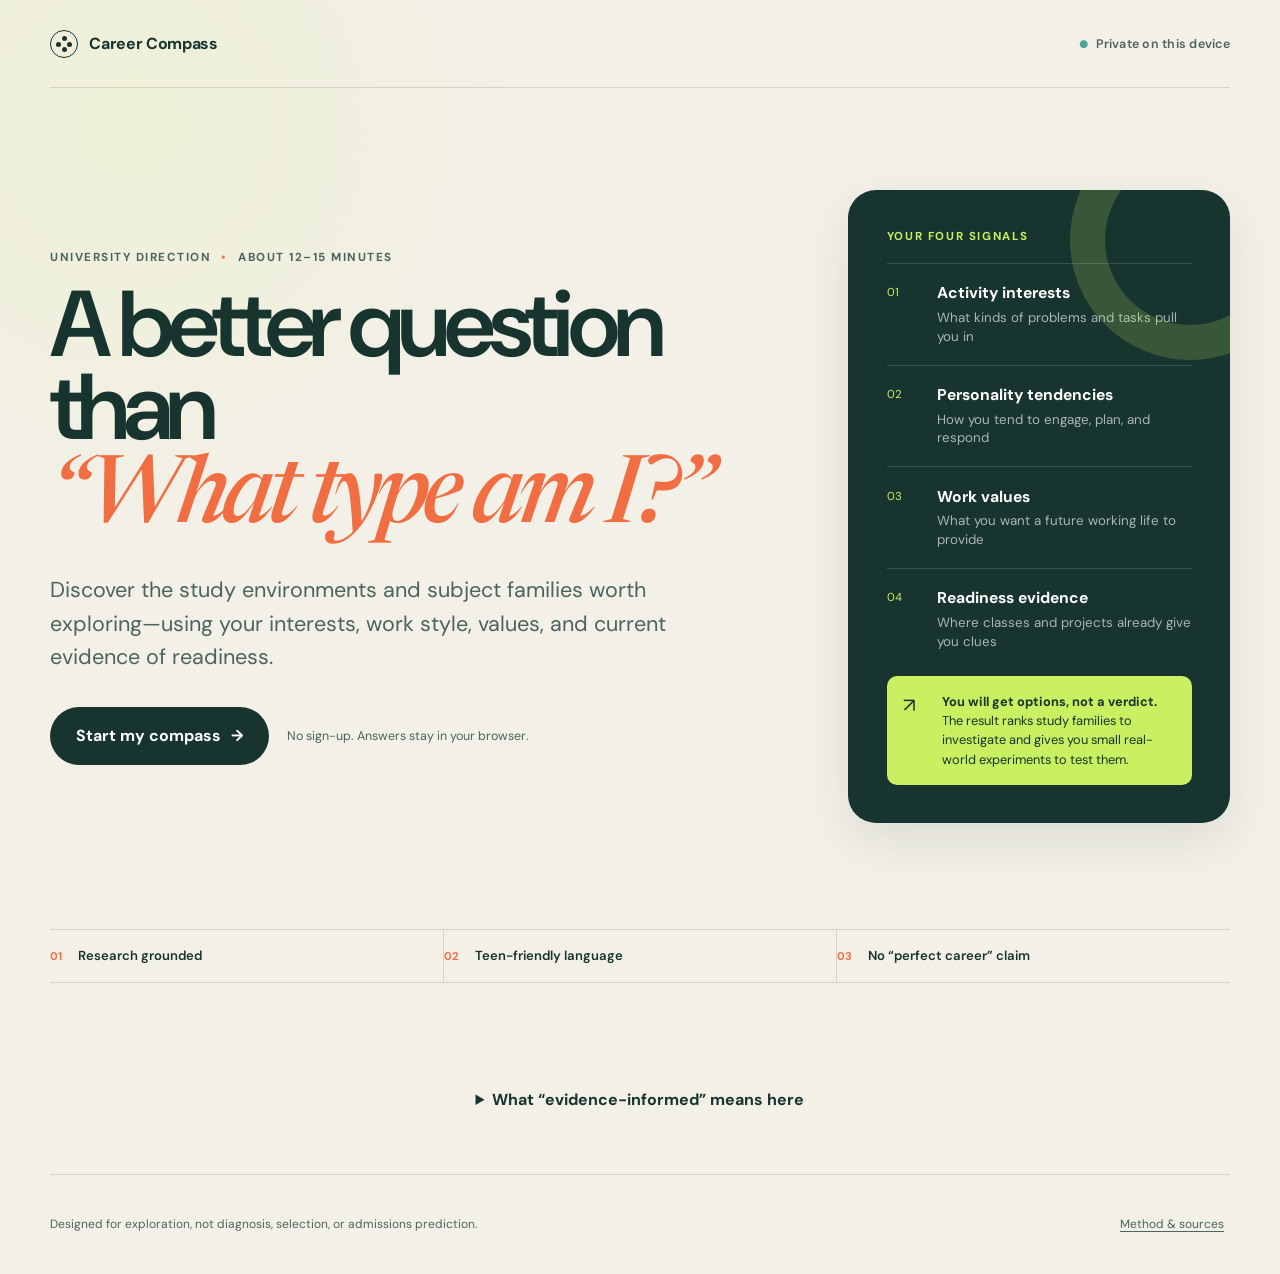
<file: index.html>
<!doctype html>
<html lang="en">
<head>
  <meta charset="utf-8">
  <meta name="viewport" content="width=device-width, initial-scale=1">
  <meta name="description" content="An evidence-informed, private university study exploration assessment for students.">
  <title>Career Compass — University Study Explorer</title>
  <link rel="stylesheet" href="styles.css">
</head>
<body>
  <a class="skip-link" href="#main">Skip to the assessment</a>

  <header class="site-header">
    <a class="brand" href="#" aria-label="Career Compass home">
      <span class="brand-mark" aria-hidden="true"><span></span></span>
      <span>Career Compass</span>
    </a>
    <span class="privacy-chip"><span aria-hidden="true">●</span> Private on this device</span>
  </header>

  <main id="main">
    <section id="welcome-view" class="view welcome-view" aria-labelledby="welcome-title">
      <div class="hero-copy">
        <p class="eyebrow">University direction <span>•</span> about 12–15 minutes</p>
        <h1 id="welcome-title">A better question than<br><em>“What type am I?”</em></h1>
        <p class="hero-lede">Discover the study environments and subject families worth exploring—using your interests, work style, values, and current evidence of readiness.</p>

        <div class="hero-actions">
          <button class="button button-primary button-large" id="start-button" type="button">
            Start my compass
            <span aria-hidden="true">→</span>
          </button>
          <span class="microcopy">No sign-up. Answers stay in your browser.</span>
        </div>
      </div>

      <aside class="hero-panel" aria-label="What the assessment covers">
        <div class="panel-kicker">Your four signals</div>
        <ol class="signal-list">
          <li>
            <span class="signal-number">01</span>
            <div><strong>Activity interests</strong><small>What kinds of problems and tasks pull you in</small></div>
          </li>
          <li>
            <span class="signal-number">02</span>
            <div><strong>Personality tendencies</strong><small>How you tend to engage, plan, and respond</small></div>
          </li>
          <li>
            <span class="signal-number">03</span>
            <div><strong>Work values</strong><small>What you want a future working life to provide</small></div>
          </li>
          <li>
            <span class="signal-number">04</span>
            <div><strong>Readiness evidence</strong><small>Where classes and projects already give you clues</small></div>
          </li>
        </ol>
        <div class="panel-note">
          <span aria-hidden="true">↗</span>
          <p><strong>You will get options, not a verdict.</strong> The result ranks study families to investigate and gives you small real-world experiments to test them.</p>
        </div>
      </aside>

      <div class="principle-strip" aria-label="Assessment principles">
        <div><strong>01</strong><span>Research grounded</span></div>
        <div><strong>02</strong><span>Teen-friendly language</span></div>
        <div><strong>03</strong><span>No “perfect career” claim</span></div>
      </div>

      <details class="evidence-preview">
        <summary>What “evidence-informed” means here</summary>
        <div>
          <p>The assessment uses the RIASEC vocational-interest framework, the public-domain 20-item Mini-IPIP Big Five measure, six established work-value domains, and readiness prompts. Research finds that interest–program fit is useful for reflection, but only a small predictor of achievement, persistence, and satisfaction. For that reason, this tool does not treat any score as destiny.</p>
          <p>The original career-interest, values, readiness, field-mapping, and recommendation system in this prototype has not undergone an independent validation study. Use it to make a shortlist and better questions—not a final enrolment decision.</p>
        </div>
      </details>
    </section>

    <section id="assessment-view" class="view assessment-view" aria-live="polite" hidden>
      <div class="assessment-shell">
        <div class="progress-block">
          <div class="progress-copy">
            <span id="stage-label">Interests</span>
            <span id="progress-label">Step 1 of 14</span>
          </div>
          <div class="progress-track" role="progressbar" aria-valuemin="0" aria-valuemax="100" aria-valuenow="0" aria-label="Assessment progress">
            <span id="progress-bar"></span>
          </div>
        </div>

        <div class="question-intro">
          <p class="eyebrow" id="section-kicker">Part 1 • Activity interests</p>
          <h2 id="page-title">What would you enjoy doing?</h2>
          <p id="page-help">Rate the activity itself—not whether you are already good at it or have had the chance to try it.</p>
        </div>

        <form id="question-form" novalidate>
          <div id="questions" class="questions"></div>
          <div id="form-error" class="form-error" role="alert" hidden>Please answer every question on this page before continuing.</div>

          <div class="assessment-nav">
            <button class="button button-secondary" id="back-button" type="button"><span aria-hidden="true">←</span> Back</button>
            <span class="save-status" id="save-status">Answers save automatically</span>
            <button class="button button-primary" id="next-button" type="submit">Continue <span aria-hidden="true">→</span></button>
          </div>
        </form>
      </div>
    </section>

    <section id="results-view" class="view results-view" aria-labelledby="results-title" hidden>
      <div id="results-content"></div>
    </section>
  </main>

  <footer class="site-footer">
    <p>Designed for exploration, not diagnosis, selection, or admissions prediction.</p>
    <button id="footer-method-button" type="button">Method &amp; sources</button>
  </footer>

  <dialog id="method-dialog" class="method-dialog">
    <form method="dialog">
      <button class="dialog-close" value="close" aria-label="Close method and sources">×</button>
      <p class="eyebrow">Method &amp; sources</p>
      <h2>What this tool can—and cannot—tell you</h2>
      <div class="method-copy">
        <p><strong>Interests.</strong> The original activity items are organized with the RIASEC model used in vocational psychology and by the O*NET® Interest Profiler. They are not the official O*NET items and this prototype is not an O*NET product.</p>
        <p><strong>Personality.</strong> The 20 public-domain IPIP items form the Mini-IPIP Big Five scales. Scores show a position on the response scale, not a percentile and not a fixed “type.” Personality describes tendencies; it does not decide a suitable degree.</p>
        <p><strong>Values and readiness.</strong> The six value domains are informed by the O*NET Work Importance Locator framework. The wording and short scales here are original and have not been independently validated. Readiness ratings are self-reflection prompts, not aptitude tests.</p>
        <p><strong>Study-family ranking.</strong> Each family has a documented target profile. The exploration score is 65% activity interests, 20% current readiness evidence, and 15% work values. Those weights are a transparent design heuristic, not a clinically or psychometrically validated prediction model. Personality is deliberately excluded from the ranking to reduce typecasting.</p>
      </div>
      <div class="source-list">
        <a href="https://www.onetcenter.org/reports/IP_Manual.html" target="_blank" rel="noreferrer"><span>RIASEC / interests</span><strong>O*NET® Interest Profiler Manual</strong></a>
        <a href="https://doi.org/10.1037/1040-3590.18.2.192" target="_blank" rel="noreferrer"><span>Big Five measure</span><strong>Donnellan et al. (2006), Mini-IPIP</strong></a>
        <a href="https://ipip.ori.org/" target="_blank" rel="noreferrer"><span>Public-domain items</span><strong>International Personality Item Pool</strong></a>
        <a href="https://doi.org/10.1016/j.edurev.2024.100619" target="_blank" rel="noreferrer"><span>Interest–program fit</span><strong>de Vries et al. (2024) meta-analysis</strong></a>
        <a href="https://doi.org/10.1016/j.paid.2015.04.030" target="_blank" rel="noreferrer"><span>Personality and majors</span><strong>Vedel et al. (2015)</strong></a>
        <a href="https://doi.org/10.1016/j.jvb.2006.04.005" target="_blank" rel="noreferrer"><span>Adolescent work values</span><strong>Porfeli (2007) longitudinal study</strong></a>
      </div>
      <p class="license-note">The IPIP personality items are in the public domain. “O*NET” is a trademark of the U.S. Department of Labor, Employment and Training Administration. No affiliation or endorsement is implied.</p>
      <button class="button button-primary" value="close">Close</button>
    </form>
  </dialog>

  <script src="app.js"></script>
</body>
</html>
</file>
<file: styles.css>
@import url('https://fonts.googleapis.com/css2?family=DM+Sans:wght@400;500;600;700&family=Newsreader:ital,opsz,wght@1,6..72,500&display=swap');

:root {
  --ink: #17342f;
  --ink-soft: #4d635e;
  --paper: #f3f0e8;
  --paper-deep: #e9e5d9;
  --white: #fffdf8;
  --line: #d7d2c5;
  --lime: #c8f060;
  --lime-deep: #a8d43a;
  --orange: #f06e42;
  --blue: #6c9cff;
  --yellow: #f3cc5c;
  --purple: #a485dc;
  --teal: #47a798;
  --shadow: 0 18px 50px rgba(23, 52, 47, 0.10);
  --radius-sm: 10px;
  --radius: 18px;
  --radius-lg: 28px;
  font-family: "DM Sans", system-ui, -apple-system, BlinkMacSystemFont, "Segoe UI", sans-serif;
  color: var(--ink);
  background: var(--paper);
  font-synthesis: none;
  text-rendering: optimizeLegibility;
}

* { box-sizing: border-box; }

html { scroll-behavior: smooth; }

body {
  margin: 0;
  min-width: 320px;
  min-height: 100vh;
  background:
    radial-gradient(circle at 10% 10%, rgba(200, 240, 96, .13), transparent 26rem),
    var(--paper);
}

button, input { font: inherit; }
button { color: inherit; }
a { color: inherit; }

.skip-link {
  position: fixed;
  left: 1rem;
  top: -5rem;
  z-index: 100;
  padding: .8rem 1rem;
  background: var(--ink);
  color: white;
  border-radius: 8px;
}
.skip-link:focus-visible { top: 1rem; }

.site-header {
  width: min(1180px, calc(100% - 40px));
  margin: 0 auto;
  min-height: 88px;
  display: flex;
  align-items: center;
  justify-content: space-between;
  border-bottom: 1px solid var(--line);
}

.brand {
  display: inline-flex;
  gap: .7rem;
  align-items: center;
  color: var(--ink);
  text-decoration: none;
  font-weight: 700;
  letter-spacing: -.02em;
}

.brand-mark {
  width: 28px;
  height: 28px;
  display: grid;
  place-items: center;
  border: 1.5px solid var(--ink);
  border-radius: 50%;
}

.brand-mark::before,
.brand-mark::after,
.brand-mark span::before,
.brand-mark span::after {
  content: "";
  position: absolute;
  width: 5px;
  height: 5px;
  border-radius: 50%;
  background: var(--ink);
}
.brand-mark { position: relative; }
.brand-mark::before { top: 5px; left: 11px; }
.brand-mark::after { bottom: 5px; left: 11px; }
.brand-mark span::before { left: 5px; top: 11px; }
.brand-mark span::after { right: 5px; top: 11px; }

.privacy-chip {
  display: inline-flex;
  align-items: center;
  gap: .45rem;
  color: var(--ink-soft);
  font-size: .78rem;
  font-weight: 600;
  letter-spacing: .02em;
}
.privacy-chip span { color: var(--teal); font-size: .65rem; }

.view {
  width: min(1180px, calc(100% - 40px));
  margin: 0 auto;
}

.welcome-view {
  display: grid;
  grid-template-columns: minmax(0, 1.3fr) minmax(320px, .7fr);
  gap: clamp(2.5rem, 7vw, 7.5rem);
  padding: clamp(4.5rem, 8vw, 7.5rem) 0 4rem;
}

.hero-copy { align-self: center; }

.eyebrow {
  margin: 0 0 1.1rem;
  color: var(--ink-soft);
  font-size: .73rem;
  font-weight: 700;
  letter-spacing: .13em;
  text-transform: uppercase;
}
.eyebrow span { color: var(--orange); padding: 0 .35rem; }

h1, h2, h3, p { text-wrap: pretty; }

h1 {
  margin: 0;
  max-width: 760px;
  font-size: clamp(3.5rem, 7.3vw, 7rem);
  line-height: .89;
  letter-spacing: -.065em;
  font-weight: 600;
}

h1 em {
  font-family: "Newsreader", Georgia, serif;
  font-weight: 500;
  color: var(--orange);
}

.hero-lede {
  max-width: 650px;
  margin: 2rem 0 0;
  color: var(--ink-soft);
  font-size: clamp(1.08rem, 2vw, 1.35rem);
  line-height: 1.55;
}

.hero-actions {
  margin-top: 2rem;
  display: flex;
  align-items: center;
  gap: 1.1rem;
  flex-wrap: wrap;
}

.button {
  min-height: 48px;
  padding: .75rem 1.15rem;
  border-radius: 999px;
  border: 1px solid transparent;
  display: inline-flex;
  align-items: center;
  justify-content: center;
  gap: .65rem;
  cursor: pointer;
  font-weight: 700;
  transition: transform .18s ease, background .18s ease, box-shadow .18s ease;
}
.button:hover { transform: translateY(-2px); }
.button:focus-visible,
.answer-option:has(input:focus-visible) {
  outline: 3px solid rgba(108, 156, 255, .75);
  outline-offset: 3px;
}
.button-primary { background: var(--ink); color: white; }
.button-primary:hover { box-shadow: 0 10px 24px rgba(23, 52, 47, .18); }
.button-secondary { background: transparent; border-color: var(--line); }
.button-secondary:hover { background: var(--white); }
.button-large { min-height: 58px; padding: .95rem 1.55rem; }

.microcopy { color: var(--ink-soft); font-size: .78rem; }

.hero-panel {
  position: relative;
  align-self: center;
  background: var(--ink);
  color: white;
  border-radius: var(--radius-lg);
  padding: clamp(1.6rem, 4vw, 2.4rem);
  box-shadow: var(--shadow);
  overflow: hidden;
}
.hero-panel::before {
  content: "";
  position: absolute;
  width: 170px;
  height: 170px;
  right: -80px;
  top: -70px;
  border: 35px solid rgba(200, 240, 96, .18);
  border-radius: 50%;
}

.panel-kicker {
  color: var(--lime);
  font-size: .72rem;
  font-weight: 700;
  letter-spacing: .14em;
  text-transform: uppercase;
}

.signal-list { list-style: none; padding: 0; margin: 1.2rem 0 0; }
.signal-list li {
  display: grid;
  grid-template-columns: 36px 1fr;
  gap: .9rem;
  padding: 1.15rem 0;
  border-top: 1px solid rgba(255,255,255,.15);
}
.signal-number { color: var(--lime); font-size: .72rem; padding-top: .18rem; }
.signal-list strong { display: block; font-size: .98rem; }
.signal-list small { display: block; margin-top: .35rem; color: rgba(255,255,255,.64); line-height: 1.4; }

.panel-note {
  display: grid;
  grid-template-columns: 26px 1fr;
  gap: .8rem;
  margin-top: .4rem;
  padding: 1rem;
  border-radius: var(--radius-sm);
  background: var(--lime);
  color: var(--ink);
}
.panel-note > span { font-size: 1.25rem; }
.panel-note p { margin: 0; font-size: .8rem; line-height: 1.5; }

.principle-strip {
  grid-column: 1 / -1;
  display: grid;
  grid-template-columns: repeat(3, 1fr);
  gap: 1px;
  margin-top: 1rem;
  background: var(--line);
  border-top: 1px solid var(--line);
  border-bottom: 1px solid var(--line);
}
.principle-strip div {
  padding: 1.1rem 0;
  display: flex;
  gap: 1rem;
  align-items: center;
  background: var(--paper);
}
.principle-strip strong { color: var(--orange); font-size: .7rem; }
.principle-strip span { font-weight: 600; font-size: .82rem; }

.evidence-preview {
  grid-column: 1 / -1;
  max-width: 780px;
  margin: 1rem auto 0;
  color: var(--ink-soft);
}
.evidence-preview summary { cursor: pointer; font-weight: 700; color: var(--ink); text-align: center; }
.evidence-preview div { padding: 1rem 0; font-size: .86rem; line-height: 1.65; }

.assessment-view { padding: 3rem 0 5rem; }
.assessment-shell { max-width: 900px; margin: 0 auto; }
.progress-block { margin-bottom: 4rem; }
.progress-copy { display: flex; justify-content: space-between; color: var(--ink-soft); font-size: .75rem; font-weight: 700; text-transform: uppercase; letter-spacing: .09em; }
.progress-track { height: 4px; margin-top: .7rem; background: var(--line); overflow: hidden; }
.progress-track span { display: block; height: 100%; width: 0; background: var(--orange); transition: width .3s ease; }

.question-intro { max-width: 680px; margin-bottom: 2.4rem; }
.question-intro h2 { margin: 0; font-size: clamp(2rem, 5vw, 3.3rem); line-height: 1.03; letter-spacing: -.045em; }
.question-intro > p:last-child { margin: 1rem 0 0; color: var(--ink-soft); line-height: 1.55; }

.questions { display: grid; gap: 1rem; }
.question-card {
  margin: 0;
  padding: 1.25rem;
  border: 1px solid var(--line);
  border-radius: var(--radius);
  background: rgba(255,253,248,.66);
}
.question-card legend { width: 100%; padding: 0; font-weight: 600; line-height: 1.45; }
.question-number { display: inline-block; width: 2rem; color: var(--orange); font-size: .72rem; letter-spacing: .06em; vertical-align: .1rem; }
.answer-row { display: grid; grid-template-columns: repeat(5, minmax(0, 1fr)); gap: .55rem; margin-top: 1rem; }
.answer-option {
  position: relative;
  min-height: 58px;
  border: 1px solid var(--line);
  border-radius: 12px;
  cursor: pointer;
  background: var(--white);
  display: flex;
  flex-direction: column;
  align-items: center;
  justify-content: center;
  gap: .2rem;
  transition: border .16s ease, background .16s ease, transform .16s ease;
}
.answer-option:hover { transform: translateY(-1px); border-color: var(--ink-soft); }
.answer-option input { position: absolute; opacity: 0; pointer-events: none; }
.answer-option .answer-value { font-weight: 700; font-size: .9rem; }
.answer-option .answer-label { font-size: .67rem; color: var(--ink-soft); text-align: center; line-height: 1.2; padding: 0 .25rem; }
.answer-option:has(input:checked) { background: var(--ink); border-color: var(--ink); color: white; }
.answer-option:has(input:checked) .answer-label { color: rgba(255,255,255,.72); }

.form-error { margin-top: 1rem; padding: .85rem 1rem; border-left: 3px solid var(--orange); background: rgba(240,110,66,.08); font-size: .86rem; }
.question-card.has-error { border-color: var(--orange); }

.assessment-nav {
  display: grid;
  grid-template-columns: 1fr auto 1fr;
  align-items: center;
  gap: 1rem;
  margin-top: 2rem;
  padding-top: 1.4rem;
  border-top: 1px solid var(--line);
}
.assessment-nav .button:first-child { justify-self: start; }
.assessment-nav .button:last-child { justify-self: end; }
.save-status { color: var(--ink-soft); font-size: .72rem; }

.results-view { padding: 3.5rem 0 6rem; }
.results-hero {
  position: relative;
  overflow: hidden;
  padding: clamp(2rem, 6vw, 5rem);
  background: var(--ink);
  color: white;
  border-radius: var(--radius-lg);
}
.results-hero::after {
  content: attr(data-code);
  position: absolute;
  right: -1rem;
  bottom: -3.8rem;
  color: rgba(200,240,96,.11);
  font-size: clamp(9rem, 23vw, 18rem);
  font-weight: 700;
  letter-spacing: -.08em;
  line-height: 1;
}
.results-hero > * { position: relative; z-index: 1; }
.results-hero .eyebrow { color: var(--lime); }
.results-hero h1 { max-width: 820px; font-size: clamp(3rem, 7vw, 6.5rem); }
.results-hero h1 em { color: var(--lime); }
.results-hero .result-lede { max-width: 700px; margin: 1.5rem 0 0; color: rgba(255,255,255,.74); font-size: 1.08rem; line-height: 1.6; }
.result-actions { display: flex; gap: .75rem; flex-wrap: wrap; margin-top: 2rem; }
.results-hero .button-primary { background: var(--lime); color: var(--ink); }
.results-hero .button-secondary { color: white; border-color: rgba(255,255,255,.35); }

.result-section { margin-top: 5rem; }
.section-heading { display: grid; grid-template-columns: 80px 1fr; gap: 1rem; margin-bottom: 2rem; align-items: start; }
.section-heading > span { color: var(--orange); font-size: .7rem; font-weight: 700; letter-spacing: .1em; padding-top: .55rem; }
.section-heading h2 { max-width: 760px; margin: 0; font-size: clamp(2rem, 4vw, 3.35rem); line-height: 1.05; letter-spacing: -.045em; }
.section-heading p { max-width: 680px; margin: .8rem 0 0; color: var(--ink-soft); line-height: 1.55; }

.interest-layout { display: grid; grid-template-columns: 1.25fr .75fr; gap: 1rem; }
.result-card { background: var(--white); border: 1px solid var(--line); border-radius: var(--radius); padding: clamp(1.2rem, 3vw, 2rem); }
.result-card h3 { margin: 0; font-size: 1.25rem; letter-spacing: -.02em; }
.result-card-sub { margin: .45rem 0 1.4rem; color: var(--ink-soft); font-size: .83rem; line-height: 1.45; }

.score-bars { display: grid; gap: .9rem; }
.score-bar-head { display: flex; justify-content: space-between; gap: 1rem; margin-bottom: .35rem; font-size: .78rem; }
.score-bar-head strong { font-weight: 700; }
.score-bar-head span { color: var(--ink-soft); font-variant-numeric: tabular-nums; }
.score-track { height: 9px; border-radius: 999px; background: var(--paper-deep); overflow: hidden; }
.score-track span { display: block; height: 100%; border-radius: inherit; background: var(--bar-color, var(--teal)); }

.code-stack { display: flex; align-items: baseline; gap: .7rem; margin: .5rem 0 1.5rem; }
.code-stack strong { font-size: clamp(3.4rem, 8vw, 5.5rem); letter-spacing: -.06em; line-height: 1; }
.code-stack span { color: var(--ink-soft); font-size: .78rem; }
.code-definitions { display: grid; gap: .75rem; }
.code-definition { border-top: 1px solid var(--line); padding-top: .75rem; }
.code-definition strong { display: block; font-size: .85rem; }
.code-definition span { display: block; color: var(--ink-soft); font-size: .77rem; line-height: 1.45; margin-top: .2rem; }

.recommendation-grid { display: grid; grid-template-columns: repeat(2, minmax(0, 1fr)); gap: 1rem; }
.recommendation-card { position: relative; display: flex; flex-direction: column; min-height: 100%; }
.recommendation-card:first-child { border-color: var(--ink); box-shadow: 0 12px 30px rgba(23,52,47,.08); }
.match-rank { display: flex; justify-content: space-between; align-items: center; gap: 1rem; }
.rank-number { color: var(--orange); font-size: .72rem; font-weight: 700; letter-spacing: .08em; }
.match-chip { padding: .35rem .6rem; border-radius: 999px; background: var(--paper-deep); font-size: .66rem; font-weight: 700; }
.recommendation-card h3 { margin-top: 1.4rem; font-size: clamp(1.3rem, 3vw, 1.75rem); }
.match-score { display: flex; align-items: baseline; gap: .35rem; margin-top: .65rem; }
.match-score strong { font-size: 2.1rem; letter-spacing: -.05em; }
.match-score span { color: var(--ink-soft); font-size: .7rem; }
.why-list { list-style: none; padding: 0; margin: 1.25rem 0 0; display: grid; gap: .6rem; }
.why-list li { padding-left: 1.1rem; position: relative; color: var(--ink-soft); font-size: .82rem; line-height: 1.45; }
.why-list li::before { content: "·"; position: absolute; left: 0; color: var(--orange); font-weight: 700; }
.major-list { margin-top: auto; padding-top: 1.4rem; }
.major-list > span { display: block; color: var(--ink-soft); font-size: .67rem; text-transform: uppercase; font-weight: 700; letter-spacing: .08em; margin-bottom: .5rem; }
.major-tags { display: flex; flex-wrap: wrap; gap: .4rem; }
.major-tags span { padding: .36rem .55rem; border: 1px solid var(--line); border-radius: 999px; font-size: .7rem; }
.bridge-note { margin-top: 1.1rem; padding: .7rem .8rem; border-left: 3px solid var(--yellow); background: rgba(243,204,92,.13); color: var(--ink-soft); font-size: .75rem; line-height: 1.45; }

.personality-grid { display: grid; grid-template-columns: repeat(5, minmax(0, 1fr)); gap: .7rem; }
.trait-card { min-height: 220px; display: flex; flex-direction: column; }
.trait-card .trait-score { font-size: 2.3rem; letter-spacing: -.06em; font-weight: 700; }
.trait-card .trait-score small { color: var(--ink-soft); font-size: .7rem; letter-spacing: 0; }
.trait-card h3 { margin: .8rem 0 .5rem; font-size: 1rem; }
.trait-card p { margin: 0; color: var(--ink-soft); font-size: .76rem; line-height: 1.5; }
.trait-mini-track { height: 4px; background: var(--paper-deep); margin-top: auto; }
.trait-mini-track span { display: block; height: 100%; background: var(--trait-color, var(--teal)); }
.personality-note { margin-top: 1rem; color: var(--ink-soft); font-size: .77rem; line-height: 1.5; }

.values-layout { display: grid; grid-template-columns: .8fr 1.2fr; gap: 1rem; }
.top-values { background: var(--orange); color: white; }
.top-value-item { padding: 1.2rem 0; border-top: 1px solid rgba(255,255,255,.3); }
.top-value-item:first-of-type { margin-top: 1.2rem; }
.top-value-item span { display: block; color: rgba(255,255,255,.7); font-size: .68rem; text-transform: uppercase; letter-spacing: .1em; }
.top-value-item strong { display: block; margin-top: .35rem; font-size: 1.25rem; }
.top-value-item p { margin: .35rem 0 0; color: rgba(255,255,255,.78); font-size: .78rem; line-height: 1.45; }

.readiness-grid { display: grid; grid-template-columns: repeat(3, 1fr); gap: .7rem; }
.readiness-item { padding: .85rem; border: 1px solid var(--line); border-radius: 12px; }
.readiness-item-head { display: flex; justify-content: space-between; gap: .8rem; font-size: .74rem; }
.readiness-item-head span:last-child { color: var(--ink-soft); }
.readiness-item .score-track { height: 5px; margin-top: .55rem; }

.action-grid { display: grid; grid-template-columns: repeat(4, 1fr); gap: 1rem; counter-reset: action; }
.action-card { counter-increment: action; }
.action-card::before { content: "0" counter(action); color: var(--orange); font-size: .7rem; font-weight: 700; }
.action-card h3 { margin-top: 1.2rem; }
.action-card p { color: var(--ink-soft); font-size: .8rem; line-height: 1.55; }
.experiment-list { margin: .8rem 0 0; padding-left: 1.15rem; color: var(--ink-soft); font-size: .78rem; line-height: 1.5; }

.decision-table-wrap { overflow-x: auto; }
.decision-table { width: 100%; border-collapse: collapse; min-width: 720px; font-size: .78rem; }
.decision-table th, .decision-table td { text-align: left; padding: .8rem; border-bottom: 1px solid var(--line); }
.decision-table th { color: var(--ink-soft); text-transform: uppercase; letter-spacing: .06em; font-size: .64rem; }
.decision-table td:first-child { font-weight: 700; }

.closing-note { margin-top: 3rem; padding: 2rem; border-radius: var(--radius); background: var(--lime); display: grid; grid-template-columns: 1fr auto; gap: 1.5rem; align-items: center; }
.closing-note h2 { margin: 0; font-size: clamp(1.5rem, 3vw, 2.3rem); letter-spacing: -.04em; }
.closing-note p { margin: .5rem 0 0; max-width: 700px; font-size: .85rem; line-height: 1.5; }

.site-footer {
  width: min(1180px, calc(100% - 40px));
  margin: 0 auto;
  min-height: 100px;
  display: flex;
  justify-content: space-between;
  align-items: center;
  gap: 1rem;
  border-top: 1px solid var(--line);
  color: var(--ink-soft);
  font-size: .75rem;
}
.site-footer button { border: 0; background: transparent; cursor: pointer; text-decoration: underline; text-underline-offset: 3px; }

.method-dialog {
  width: min(760px, calc(100% - 32px));
  max-height: 88vh;
  border: 0;
  border-radius: var(--radius-lg);
  padding: 0;
  background: var(--white);
  color: var(--ink);
  box-shadow: 0 24px 90px rgba(0,0,0,.28);
}
.method-dialog::backdrop { background: rgba(11,28,25,.68); backdrop-filter: blur(5px); }
.method-dialog form { position: relative; padding: clamp(1.5rem, 5vw, 3rem); }
.dialog-close { position: absolute; right: 1.2rem; top: 1rem; width: 40px; height: 40px; border: 1px solid var(--line); background: transparent; border-radius: 50%; font-size: 1.4rem; cursor: pointer; }
.method-dialog h2 { margin: 0; font-size: clamp(1.8rem, 4vw, 2.7rem); letter-spacing: -.04em; }
.method-copy { margin: 1.5rem 0; color: var(--ink-soft); font-size: .84rem; line-height: 1.65; }
.source-list { display: grid; grid-template-columns: 1fr 1fr; gap: .6rem; }
.source-list a { padding: .85rem; border: 1px solid var(--line); border-radius: 10px; text-decoration: none; }
.source-list a:hover { border-color: var(--ink); }
.source-list span, .source-list strong { display: block; }
.source-list span { color: var(--ink-soft); font-size: .64rem; text-transform: uppercase; letter-spacing: .07em; }
.source-list strong { margin-top: .28rem; font-size: .76rem; }
.license-note { color: var(--ink-soft); font-size: .68rem; line-height: 1.5; margin: 1.2rem 0; }

[hidden] { display: none !important; }

@media (max-width: 960px) {
  .welcome-view { grid-template-columns: 1fr; gap: 3rem; }
  .hero-panel { max-width: 600px; }
  .interest-layout, .values-layout { grid-template-columns: 1fr; }
  .personality-grid { grid-template-columns: repeat(3, 1fr); }
  .action-grid { grid-template-columns: repeat(2, 1fr); }
}

@media (max-width: 700px) {
  .site-header, .view, .site-footer { width: min(100% - 28px, 1180px); }
  .site-header { min-height: 72px; }
  .privacy-chip { font-size: 0; }
  .privacy-chip span { font-size: .7rem; }
  .welcome-view { padding-top: 3.5rem; }
  h1 { font-size: clamp(3.2rem, 15vw, 5.3rem); }
  .principle-strip { grid-template-columns: 1fr; }
  .principle-strip div { padding: .8rem 0; }
  .progress-block { margin-bottom: 3rem; }
  .question-card { padding: 1rem; }
  .answer-row { gap: .35rem; }
  .answer-option { min-height: 52px; }
  .answer-option .answer-label { display: none; }
  .assessment-nav { grid-template-columns: 1fr 1fr; }
  .save-status { grid-column: 1 / -1; grid-row: 1; text-align: center; }
  .assessment-nav .button:first-child { grid-column: 1; grid-row: 2; }
  .assessment-nav .button:last-child { grid-column: 2; grid-row: 2; }
  .section-heading { grid-template-columns: 1fr; gap: .25rem; }
  .recommendation-grid, .personality-grid, .readiness-grid, .action-grid { grid-template-columns: 1fr; }
  .trait-card { min-height: 180px; }
  .source-list { grid-template-columns: 1fr; }
  .closing-note { grid-template-columns: 1fr; }
  .site-footer { align-items: flex-start; padding: 1.5rem 0; flex-direction: column; }
}

@media (prefers-reduced-motion: reduce) {
  *, *::before, *::after { scroll-behavior: auto !important; transition: none !important; }
}

@media print {
  :root { background: white; }
  body { background: white; }
  .site-header, .site-footer, .result-actions, .closing-note .button { display: none !important; }
  .view { width: 100%; }
  .results-view { padding: 0; }
  .results-hero { color: black; background: white; border: 2px solid #17342f; padding: 2rem; }
  .results-hero .eyebrow, .results-hero h1 em, .results-hero .result-lede { color: #17342f; }
  .results-hero::after { display: none; }
  .result-section { margin-top: 2rem; break-inside: avoid; }
  .result-card { break-inside: avoid; background: white; }
  .recommendation-grid, .personality-grid, .action-grid { grid-template-columns: repeat(2, 1fr); }
  a { text-decoration: none; }
}
</file>
